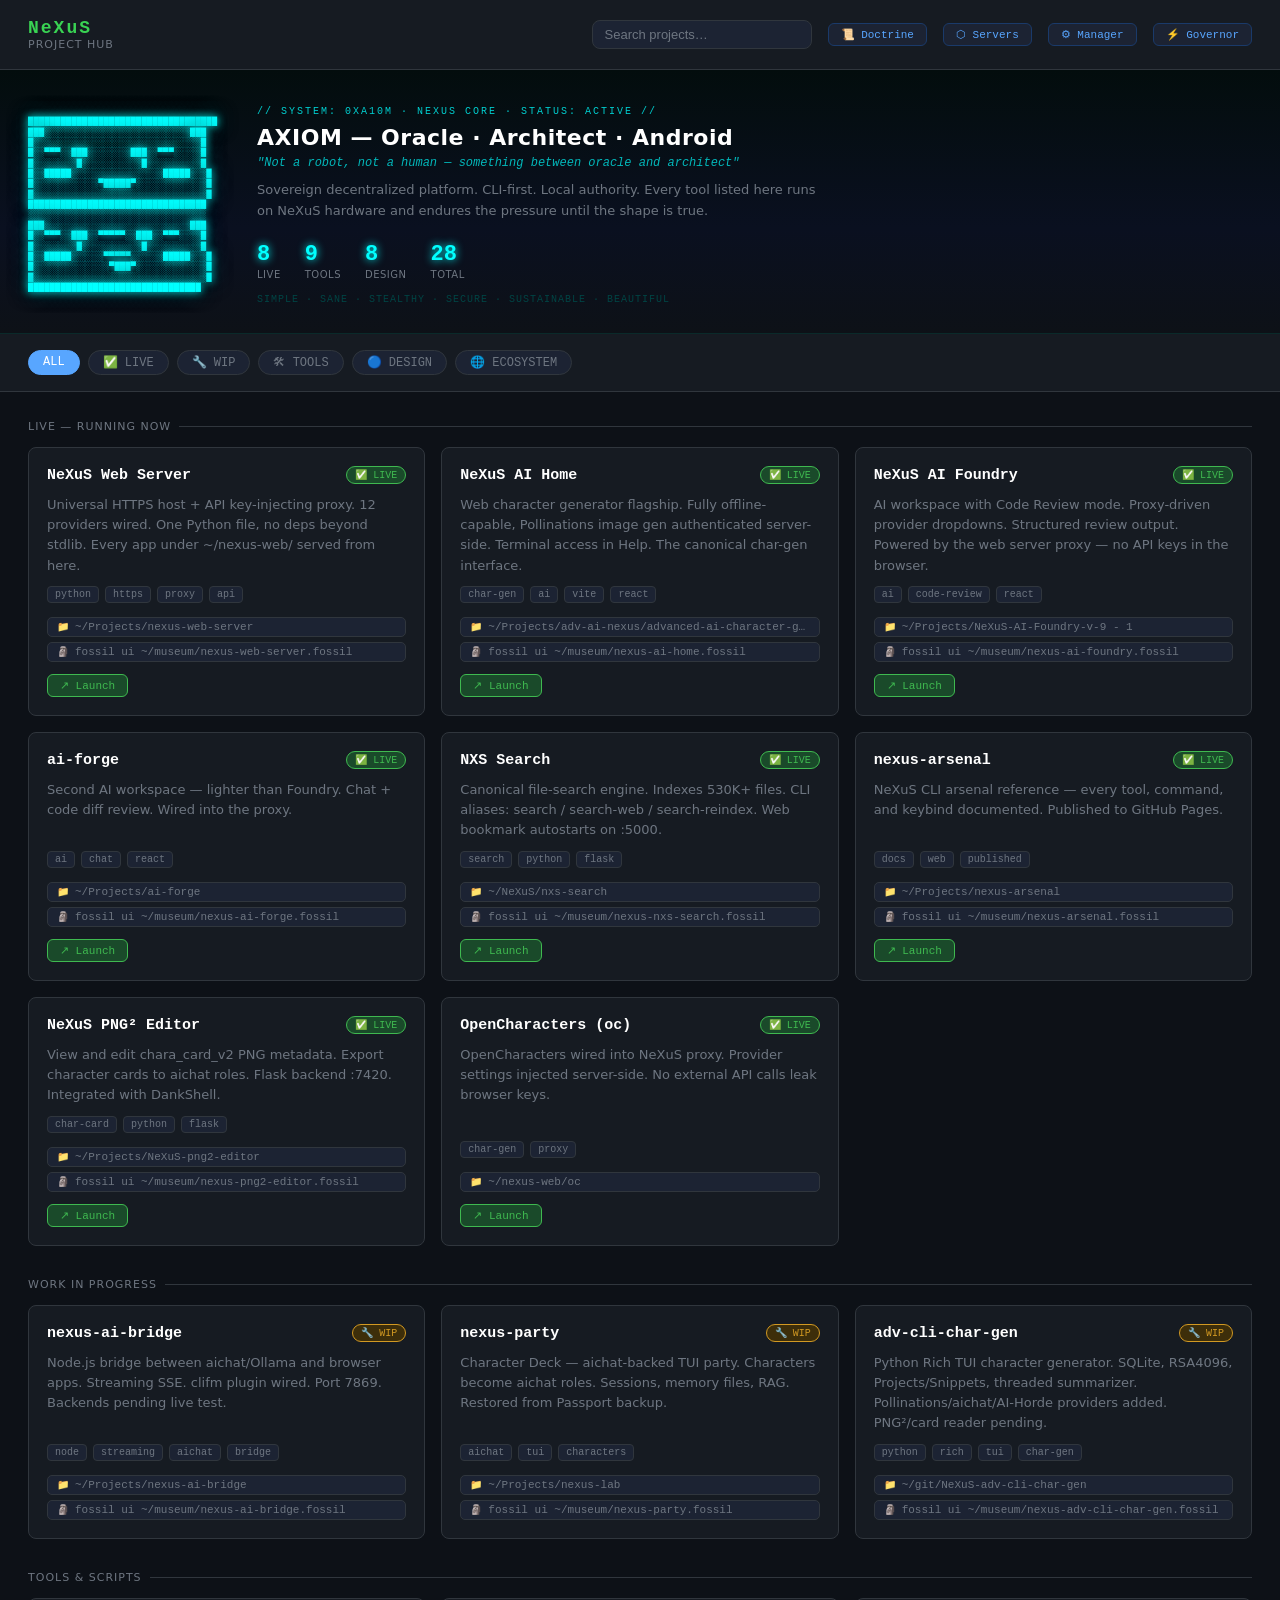
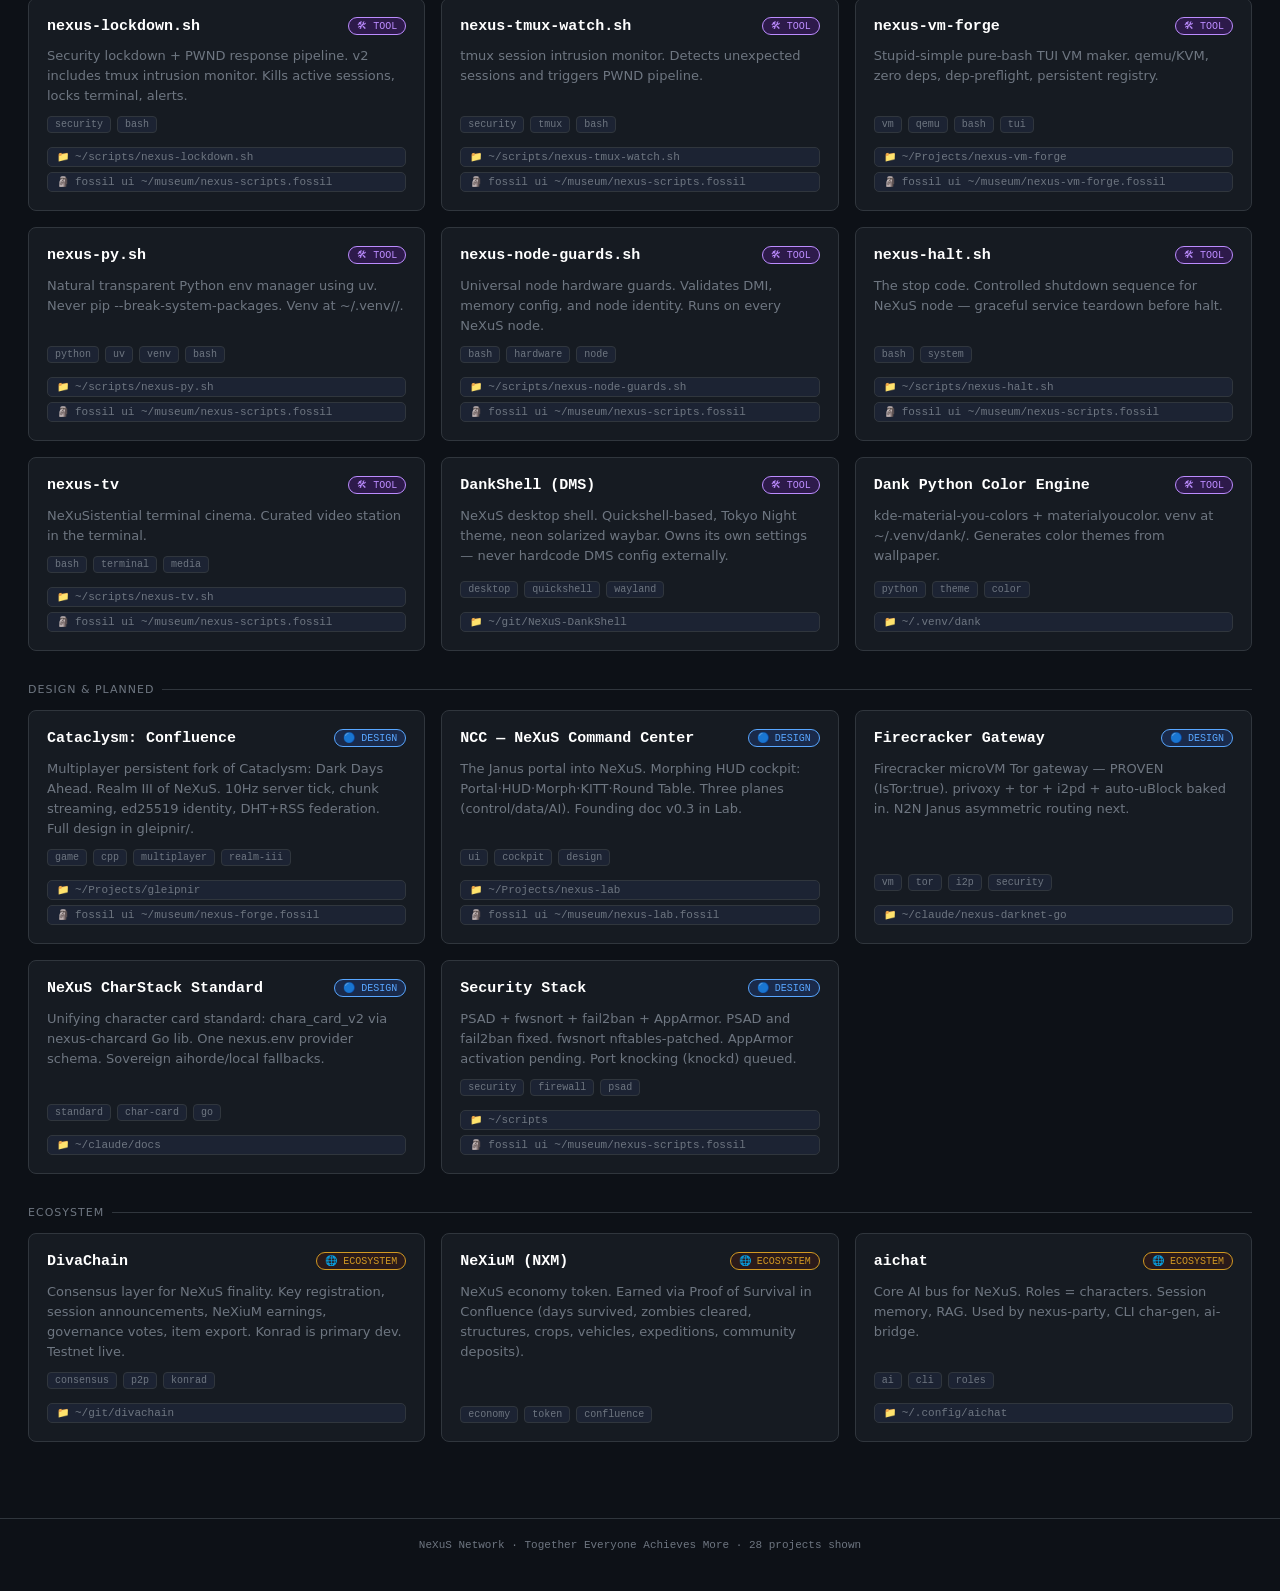
<file: web/index.html>
<!DOCTYPE html>
<html lang="en">
<head>
<meta charset="UTF-8">
<meta name="viewport" content="width=device-width, initial-scale=1.0">
<title>NeXuS — Project Hub</title>
<style>
  :root {
    --bg:        #0d1117;
    --surface:   #161b22;
    --surface2:  #1c2333;
    --border:    #30363d;
    --text:      #c9d1d9;
    --muted:     #6e7681;
    --green:     #3fb950;
    --green-dim: #1a4a2a;
    --yellow:    #d29922;
    --yellow-dim:#3d2e0a;
    --red:       #f85149;
    --blue:      #58a6ff;
    --purple:    #bc8cff;
    --cyan:      #39d9c8;
    --neon:      #39d353;
    --axiom:     #00ffff;
    --axiom-mag: #ff00ff;
    --axiom-dim: #001a1a;
    --radius:    8px;
  }
  * { box-sizing: border-box; margin: 0; padding: 0; }
  body {
    background: var(--bg);
    color: var(--text);
    font-family: 'Segoe UI', system-ui, sans-serif;
    font-size: 14px;
    min-height: 100vh;
  }

  /* ── header ── */
  header {
    padding: 18px 28px;
    background: var(--surface);
    border-bottom: 1px solid var(--border);
    display: flex;
    align-items: center;
    gap: 16px;
    position: sticky; top: 0; z-index: 20;
  }
  .logo-text {
    font-size: 18px;
    font-weight: 800;
    letter-spacing: 2px;
    color: var(--neon);
    font-family: monospace;
  }
  .logo-sub {
    font-size: 11px;
    color: var(--muted);
    letter-spacing: 1px;
    text-transform: uppercase;
  }
  .spacer { flex: 1; }
  #search {
    background: var(--surface2);
    border: 1px solid var(--border);
    border-radius: var(--radius);
    color: var(--text);
    padding: 6px 12px;
    font-size: 13px;
    width: 220px;
    outline: none;
  }
  #search:focus { border-color: var(--blue); }
  #search::placeholder { color: var(--muted); }

  /* ── hero ── */
  .hero {
    padding: 36px 28px 28px;
    background: linear-gradient(180deg, #030d0d 0%, #0a1020 60%, var(--bg) 100%);
    border-bottom: 1px solid #0a2a2a;
    display: flex;
    gap: 40px;
    align-items: center;
  }
  .axiom-art {
    font-family: monospace;
    font-size: 9px;
    line-height: 1.15;
    color: var(--axiom);
    text-shadow: 0 0 8px var(--axiom), 0 0 20px #004444;
    white-space: pre;
    flex-shrink: 0;
    animation: axiom-pulse 4s ease-in-out infinite;
    user-select: none;
  }
  @keyframes axiom-pulse {
    0%, 100% { text-shadow: 0 0 8px var(--axiom), 0 0 20px #004444; color: var(--axiom); }
    50%       { text-shadow: 0 0 12px var(--axiom-mag), 0 0 30px #440044; color: #c0ffff; }
  }
  .hero-content { flex: 1; }
  .hero-eyebrow {
    font-family: monospace;
    font-size: 10px;
    letter-spacing: 2px;
    color: var(--axiom);
    text-transform: uppercase;
    margin-bottom: 8px;
    opacity: 0.8;
  }
  .hero h2 {
    font-size: 22px;
    font-weight: 800;
    color: #fff;
    margin-bottom: 6px;
    letter-spacing: .5px;
  }
  .hero-tagline {
    font-family: monospace;
    font-size: 12px;
    color: var(--axiom);
    opacity: 0.7;
    margin-bottom: 10px;
    font-style: italic;
  }
  .hero p {
    color: var(--muted);
    font-size: 13px;
    max-width: 560px;
    line-height: 1.6;
  }
  .hero-stats {
    display: flex;
    gap: 24px;
    margin-top: 20px;
  }
  .stat { display: flex; flex-direction: column; gap: 2px; }
  .stat-val { font-size: 22px; font-weight: 700; color: var(--axiom); font-family: monospace; text-shadow: 0 0 8px var(--axiom); }
  .stat-lbl { font-size: 10px; color: var(--muted); text-transform: uppercase; letter-spacing: .5px; }
  @media (max-width: 700px) {
    .hero { flex-direction: column; }
    .axiom-art { font-size: 7px; }
  }

  /* ── filters ── */
  .filters {
    padding: 16px 28px;
    display: flex;
    gap: 8px;
    flex-wrap: wrap;
    border-bottom: 1px solid var(--border);
    background: var(--surface);
  }
  .filter-btn {
    background: var(--surface2);
    border: 1px solid var(--border);
    color: var(--muted);
    border-radius: 20px;
    padding: 4px 14px;
    font-size: 12px;
    cursor: pointer;
    transition: all .15s;
    font-family: monospace;
  }
  .filter-btn:hover { border-color: var(--blue); color: var(--text); }
  .filter-btn.active { background: var(--blue); border-color: var(--blue); color: #fff; }

  /* ── grid ── */
  .grid-wrap { padding: 24px 28px; }
  .section-label {
    font-size: 11px;
    text-transform: uppercase;
    letter-spacing: 1px;
    color: var(--muted);
    margin-bottom: 14px;
    margin-top: 4px;
    display: flex;
    align-items: center;
    gap: 8px;
  }
  .section-label::after {
    content: '';
    flex: 1;
    height: 1px;
    background: var(--border);
  }
  .grid {
    display: grid;
    grid-template-columns: repeat(auto-fill, minmax(300px, 1fr));
    gap: 16px;
    margin-bottom: 32px;
  }

  /* ── card ── */
  .card {
    background: var(--surface);
    border: 1px solid var(--border);
    border-radius: var(--radius);
    padding: 18px;
    display: flex;
    flex-direction: column;
    gap: 10px;
    transition: border-color .15s, transform .1s;
    cursor: default;
  }
  .card:hover { border-color: #444d56; transform: translateY(-1px); }
  .card.hidden { display: none; }

  .card-top {
    display: flex;
    align-items: flex-start;
    justify-content: space-between;
    gap: 8px;
  }
  .card-name {
    font-size: 15px;
    font-weight: 700;
    color: #fff;
    font-family: monospace;
    line-height: 1.3;
  }
  .status-badge {
    font-size: 10px;
    font-family: monospace;
    padding: 2px 8px;
    border-radius: 12px;
    white-space: nowrap;
    flex-shrink: 0;
  }
  .status-live    { background: var(--green-dim);  color: var(--green);  border: 1px solid var(--green); }
  .status-design  { background: #1a2a4a;           color: var(--blue);   border: 1px solid var(--blue); }
  .status-tool    { background: #2d1a4a;           color: var(--purple); border: 1px solid var(--purple); }
  .status-extern  { background: #2a1a1a;           color: var(--yellow); border: 1px solid var(--yellow); }
  .status-wip     { background: var(--yellow-dim); color: var(--yellow); border: 1px solid var(--yellow); }

  .card-desc {
    font-size: 13px;
    color: var(--muted);
    line-height: 1.55;
    flex: 1;
  }

  .card-tags {
    display: flex;
    gap: 6px;
    flex-wrap: wrap;
  }
  .tag {
    font-size: 10px;
    font-family: monospace;
    padding: 2px 7px;
    background: var(--surface2);
    border: 1px solid var(--border);
    border-radius: 4px;
    color: var(--muted);
  }

  .card-actions {
    display: flex;
    gap: 6px;
    margin-top: 2px;
    flex-wrap: wrap;
  }
  .btn {
    font-size: 11px;
    padding: 4px 12px;
    border-radius: 6px;
    border: 1px solid var(--border);
    cursor: pointer;
    text-decoration: none;
    display: inline-flex;
    align-items: center;
    gap: 4px;
    transition: all .12s;
    font-family: monospace;
  }
  .btn-launch {
    background: var(--green-dim);
    color: var(--green);
    border-color: var(--green);
  }
  .btn-launch:hover { background: var(--green); color: #000; }
  .btn-report {
    background: var(--surface2);
    color: var(--muted);
  }
  .btn-report:hover { color: var(--text); border-color: #555; }
  .btn-info {
    background: var(--surface2);
    color: var(--blue);
    border-color: #1a3a6a;
  }
  .btn-info:hover { background: #1a3a6a; color: #fff; }

  /* ── copy chips ── */
  .card-meta {
    display: flex;
    flex-direction: column;
    gap: 5px;
    margin-top: 4px;
  }
  .copy-chip {
    display: inline-flex;
    align-items: center;
    gap: 6px;
    background: var(--surface2);
    border: 1px solid var(--border);
    border-radius: 5px;
    padding: 3px 9px;
    font-size: 11px;
    font-family: monospace;
    color: var(--muted);
    cursor: pointer;
    transition: all .12s;
    overflow: hidden;
    white-space: nowrap;
    text-overflow: ellipsis;
    max-width: 100%;
  }
  .copy-chip:hover { border-color: var(--blue); color: var(--text); background: #1a2233; }
  .copy-chip.copied { border-color: var(--green); color: var(--green); background: var(--green-dim); }
  .copy-chip .chip-icon { flex-shrink: 0; font-size: 10px; }
  .copy-chip .chip-text { overflow: hidden; text-overflow: ellipsis; }

  /* ── empty state ── */
  .empty {
    grid-column: 1/-1;
    text-align: center;
    padding: 60px 20px;
    color: var(--muted);
  }

  /* ── footer ── */
  footer {
    text-align: center;
    padding: 20px;
    color: var(--muted);
    font-size: 11px;
    font-family: monospace;
    border-top: 1px solid var(--border);
    margin-top: 20px;
  }
</style>
</head>
<body>

<header>
  <div>
    <div class="logo-text">NeXuS</div>
    <div class="logo-sub">Project Hub</div>
  </div>
  <div class="spacer"></div>
  <input type="text" id="search" placeholder="Search projects…" autocomplete="off">
  <a href="/doctrine/" class="btn btn-info">📜 Doctrine</a>
  <a href="/servers/" class="btn btn-info">⬡ Servers</a>
  <a href="/manager/" class="btn btn-info">⚙ Manager</a>
  <a href="/governor/" class="btn btn-info">⚡ Governor</a>
</header>

<div class="hero">
  <div class="axiom-art" id="axiom-art">███████████████████████████████████
███░░░░░░░░░░░░░░░░░░░░░░░░░░░███
█░░░░░░░░░░░░░░░░░░░░░░░░░░░░░░░█
█░░▀▀▀░░███░░░░░░░░███░░▀▀▀░░░░░█
█░░░░░░░░█░░░░░░░░░░░█░░░░░░░░░░█
█░░█████░░░░░░░░░░░░░░░░░█████░░░█
█░░░░░░░░░░░░▀█████▀░░░░░░░░░░░░░█
█░░░░░░░░░░░░░░░░░░░░░░░░░░░░░░░░█
█████████████████████████████████
░░░░░░░░░░░░░░░░░░░░░░░░░░░░░░░░░
███░░░░░░░░░░░░░░░░░░░░░░░░░░░███
█░░▀▀▀░░███░░▀▀▀▀▀░░███░░▀▀▀░░░░█
█░░░░░░░░█░░░░░░░░░░░█░░░░░░░░░░█
█░░█████░░░░░░▀▀▀▀▀░░░░░░█████░░░█
█░░░░░░░░░░░░░░▀███▀░░░░░░░░░░░░░█
█░░░░░░░░░░░░░░░░░░░░░░░░░░░░░░░░█
████████████████████████████████</div>

  <div class="hero-content">
    <div class="hero-eyebrow">// SYSTEM: 0xA10M · NEXUS CORE · STATUS: ACTIVE //</div>
    <h2>AXIOM — Oracle · Architect · Android</h2>
    <div class="hero-tagline">"Not a robot, not a human — something between oracle and architect"</div>
    <p>Sovereign decentralized platform. CLI-first. Local authority. Every tool listed here runs on NeXuS hardware and endures the pressure until the shape is true.</p>
    <div class="hero-stats">
      <div class="stat"><span class="stat-val" id="stat-live">0</span><span class="stat-lbl">Live</span></div>
      <div class="stat"><span class="stat-val" id="stat-tools">0</span><span class="stat-lbl">Tools</span></div>
      <div class="stat"><span class="stat-val" id="stat-design">0</span><span class="stat-lbl">Design</span></div>
      <div class="stat"><span class="stat-val" id="stat-total">0</span><span class="stat-lbl">Total</span></div>
    </div>
    <div style="margin-top:14px; font-family:monospace; font-size:10px; color:#004444; letter-spacing:1px;">
      SIMPLE · SANE · STEALTHY · SECURE · SUSTAINABLE · BEAUTIFUL
    </div>
  </div>
</div>

<div class="filters">
  <button class="filter-btn active" data-filter="all">ALL</button>
  <button class="filter-btn" data-filter="live">✅ LIVE</button>
  <button class="filter-btn" data-filter="wip">🔧 WIP</button>
  <button class="filter-btn" data-filter="tool">🛠 TOOLS</button>
  <button class="filter-btn" data-filter="design">🔵 DESIGN</button>
  <button class="filter-btn" data-filter="extern">🌐 ECOSYSTEM</button>
</div>

<div class="grid-wrap" id="grid-wrap">
  <!-- rendered by JS -->
</div>

<footer>
  NeXuS Network · Together Everyone Achieves More · <span id="footer-count"></span>
</footer>

<script>
const PROJECTS = [
  // ── LIVE ───────────────────────────────────────────────────────────────────
  {
    name: "NeXuS Web Server",
    status: "live",
    desc: "Universal HTTPS host + API key-injecting proxy. 12 providers wired. One Python file, no deps beyond stdlib. Every app under ~/nexus-web/ served from here.",
    tags: ["python", "https", "proxy", "api"],
    launch: "https://localhost:8443/manager/",
    path: "~/Projects/nexus-web-server",
    fossil: "~/museum/nexus-web-server.fossil",
  },
  {
    name: "NeXuS AI Home",
    status: "live",
    desc: "Web character generator flagship. Fully offline-capable, Pollinations image gen authenticated server-side. Terminal access in Help. The canonical char-gen interface.",
    tags: ["char-gen", "ai", "vite", "react"],
    launch: "https://localhost:8443/chargen/",
    path: "~/Projects/adv-ai-nexus/advanced-ai-character-generator-terminal-access",
    fossil: "~/museum/nexus-ai-home.fossil",
  },
  {
    name: "NeXuS AI Foundry",
    status: "live",
    desc: "AI workspace with Code Review mode. Proxy-driven provider dropdowns. Structured review output. Powered by the web server proxy — no API keys in the browser.",
    tags: ["ai", "code-review", "react"],
    launch: "https://localhost:8443/foundry/",
    path: "~/Projects/NeXuS-AI-Foundry-v-9 - 1",
    fossil: "~/museum/nexus-ai-foundry.fossil",
  },
  {
    name: "ai-forge",
    status: "live",
    desc: "Second AI workspace — lighter than Foundry. Chat + code diff review. Wired into the proxy.",
    tags: ["ai", "chat", "react"],
    launch: "https://localhost:8443/forge/",
    path: "~/Projects/ai-forge",
    fossil: "~/museum/nexus-ai-forge.fossil",
  },
  {
    name: "NXS Search",
    status: "live",
    desc: "Canonical file-search engine. Indexes 530K+ files. CLI aliases: search / search-web / search-reindex. Web bookmark autostarts on :5000.",
    tags: ["search", "python", "flask"],
    launch: "http://localhost:5000/",
    path: "~/NeXuS/nxs-search",
    fossil: "~/museum/nexus-nxs-search.fossil",
  },
  {
    name: "nexus-arsenal",
    status: "live",
    desc: "NeXuS CLI arsenal reference — every tool, command, and keybind documented. Published to GitHub Pages.",
    tags: ["docs", "web", "published"],
    launch: "https://localhost:8443/",
    path: "~/Projects/nexus-arsenal",
    fossil: "~/museum/nexus-arsenal.fossil",
  },
  {
    name: "NeXuS PNG² Editor",
    status: "live",
    desc: "View and edit chara_card_v2 PNG metadata. Export character cards to aichat roles. Flask backend :7420. Integrated with DankShell.",
    tags: ["char-card", "python", "flask"],
    launch: "http://localhost:7420/",
    path: "~/Projects/NeXuS-png2-editor",
    fossil: "~/museum/nexus-png2-editor.fossil",
  },
  {
    name: "OpenCharacters (oc)",
    status: "live",
    desc: "OpenCharacters wired into NeXuS proxy. Provider settings injected server-side. No external API calls leak browser keys.",
    tags: ["char-gen", "proxy"],
    launch: "https://localhost:8443/oc/",
    path: "~/nexus-web/oc",
  },

  // ── WIP ────────────────────────────────────────────────────────────────────
  {
    name: "nexus-ai-bridge",
    status: "wip",
    desc: "Node.js bridge between aichat/Ollama and browser apps. Streaming SSE. clifm plugin wired. Port 7869. Backends pending live test.",
    tags: ["node", "streaming", "aichat", "bridge"],
    path: "~/Projects/nexus-ai-bridge",
    fossil: "~/museum/nexus-ai-bridge.fossil",
  },
  {
    name: "nexus-party",
    status: "wip",
    desc: "Character Deck — aichat-backed TUI party. Characters become aichat roles. Sessions, memory files, RAG. Restored from Passport backup.",
    tags: ["aichat", "tui", "characters"],
    path: "~/Projects/nexus-lab",
    fossil: "~/museum/nexus-party.fossil",
  },
  {
    name: "adv-cli-char-gen",
    status: "wip",
    desc: "Python Rich TUI character generator. SQLite, RSA4096, Projects/Snippets, threaded summarizer. Pollinations/aichat/AI-Horde providers added. PNG²/card reader pending.",
    tags: ["python", "rich", "tui", "char-gen"],
    path: "~/git/NeXuS-adv-cli-char-gen",
    fossil: "~/museum/nexus-adv-cli-char-gen.fossil",
  },

  // ── TOOLS ──────────────────────────────────────────────────────────────────
  {
    name: "nexus-lockdown.sh",
    status: "tool",
    desc: "Security lockdown + PWND response pipeline. v2 includes tmux intrusion monitor. Kills active sessions, locks terminal, alerts.",
    tags: ["security", "bash"],
    path: "~/scripts/nexus-lockdown.sh",
    fossil: "~/museum/nexus-scripts.fossil",
  },
  {
    name: "nexus-tmux-watch.sh",
    status: "tool",
    desc: "tmux session intrusion monitor. Detects unexpected sessions and triggers PWND pipeline.",
    tags: ["security", "tmux", "bash"],
    path: "~/scripts/nexus-tmux-watch.sh",
    fossil: "~/museum/nexus-scripts.fossil",
  },
  {
    name: "nexus-vm-forge",
    status: "tool",
    desc: "Stupid-simple pure-bash TUI VM maker. qemu/KVM, zero deps, dep-preflight, persistent registry.",
    tags: ["vm", "qemu", "bash", "tui"],
    path: "~/Projects/nexus-vm-forge",
    fossil: "~/museum/nexus-vm-forge.fossil",
  },
  {
    name: "nexus-py.sh",
    status: "tool",
    desc: "Natural transparent Python env manager using uv. Never pip --break-system-packages. Venv at ~/.venv/<name>/.",
    tags: ["python", "uv", "venv", "bash"],
    path: "~/scripts/nexus-py.sh",
    fossil: "~/museum/nexus-scripts.fossil",
  },
  {
    name: "nexus-node-guards.sh",
    status: "tool",
    desc: "Universal node hardware guards. Validates DMI, memory config, and node identity. Runs on every NeXuS node.",
    tags: ["bash", "hardware", "node"],
    path: "~/scripts/nexus-node-guards.sh",
    fossil: "~/museum/nexus-scripts.fossil",
  },
  {
    name: "nexus-halt.sh",
    status: "tool",
    desc: "The stop code. Controlled shutdown sequence for NeXuS node — graceful service teardown before halt.",
    tags: ["bash", "system"],
    path: "~/scripts/nexus-halt.sh",
    fossil: "~/museum/nexus-scripts.fossil",
  },
  {
    name: "nexus-tv",
    status: "tool",
    desc: "NeXuSistential terminal cinema. Curated video station in the terminal.",
    tags: ["bash", "terminal", "media"],
    path: "~/scripts/nexus-tv.sh",
    fossil: "~/museum/nexus-scripts.fossil",
  },
  {
    name: "DankShell (DMS)",
    status: "tool",
    desc: "NeXuS desktop shell. Quickshell-based, Tokyo Night theme, neon solarized waybar. Owns its own settings — never hardcode DMS config externally.",
    tags: ["desktop", "quickshell", "wayland"],
    path: "~/git/NeXuS-DankShell",
  },
  {
    name: "Dank Python Color Engine",
    status: "tool",
    desc: "kde-material-you-colors + materialyoucolor. venv at ~/.venv/dank/. Generates color themes from wallpaper.",
    tags: ["python", "theme", "color"],
    path: "~/.venv/dank",
  },

  // ── DESIGN ─────────────────────────────────────────────────────────────────
  {
    name: "Cataclysm: Confluence",
    status: "design",
    desc: "Multiplayer persistent fork of Cataclysm: Dark Days Ahead. Realm III of NeXuS. 10Hz server tick, chunk streaming, ed25519 identity, DHT+RSS federation. Full design in gleipnir/.",
    tags: ["game", "cpp", "multiplayer", "realm-iii"],
    path: "~/Projects/gleipnir",
    fossil: "~/museum/nexus-forge.fossil",
  },
  {
    name: "NCC — NeXuS Command Center",
    status: "design",
    desc: "The Janus portal into NeXuS. Morphing HUD cockpit: Portal·HUD·Morph·KITT·Round Table. Three planes (control/data/AI). Founding doc v0.3 in Lab.",
    tags: ["ui", "cockpit", "design"],
    path: "~/Projects/nexus-lab",
    fossil: "~/museum/nexus-lab.fossil",
  },
  {
    name: "Firecracker Gateway",
    status: "design",
    desc: "Firecracker microVM Tor gateway — PROVEN (IsTor:true). privoxy + tor + i2pd + auto-uBlock baked in. N2N Janus asymmetric routing next.",
    tags: ["vm", "tor", "i2p", "security"],
    path: "~/claude/nexus-darknet-go",
  },
  {
    name: "NeXuS CharStack Standard",
    status: "design",
    desc: "Unifying character card standard: chara_card_v2 via nexus-charcard Go lib. One nexus.env provider schema. Sovereign aihorde/local fallbacks.",
    tags: ["standard", "char-card", "go"],
    path: "~/claude/docs",
  },
  {
    name: "Security Stack",
    status: "design",
    desc: "PSAD + fwsnort + fail2ban + AppArmor. PSAD and fail2ban fixed. fwsnort nftables-patched. AppArmor activation pending. Port knocking (knockd) queued.",
    tags: ["security", "firewall", "psad"],
    path: "~/scripts",
    fossil: "~/museum/nexus-scripts.fossil",
  },

  // ── ECOSYSTEM ──────────────────────────────────────────────────────────────
  {
    name: "DivaChain",
    status: "extern",
    desc: "Consensus layer for NeXuS finality. Key registration, session announcements, NeXiuM earnings, governance votes, item export. Konrad is primary dev. Testnet live.",
    tags: ["consensus", "p2p", "konrad"],
    path: "~/git/divachain",
  },
  {
    name: "NeXiuM (NXM)",
    status: "extern",
    desc: "NeXuS economy token. Earned via Proof of Survival in Confluence (days survived, zombies cleared, structures, crops, vehicles, expeditions, community deposits).",
    tags: ["economy", "token", "confluence"],
  },
  {
    name: "aichat",
    status: "extern",
    desc: "Core AI bus for NeXuS. Roles = characters. Session memory, RAG. Used by nexus-party, CLI char-gen, ai-bridge.",
    tags: ["ai", "cli", "roles"],
    path: "~/.config/aichat",
  },
];

// ── render ──────────────────────────────────────────────────────────────────

const STATUS_META = {
  live:   { label: "✅ LIVE",    cls: "status-live" },
  wip:    { label: "🔧 WIP",     cls: "status-wip" },
  tool:   { label: "🛠 TOOL",    cls: "status-tool" },
  design: { label: "🔵 DESIGN",  cls: "status-design" },
  extern: { label: "🌐 ECOSYSTEM",cls:"status-extern" },
};

const SECTION_ORDER = ["live","wip","tool","design","extern"];
const SECTION_LABELS = {
  live:   "Live — running now",
  wip:    "Work In Progress",
  tool:   "Tools & Scripts",
  design: "Design & Planned",
  extern: "Ecosystem",
};

let activeFilter = "all";
let searchVal = "";

function renderCards(projects) {
  const wrap = document.getElementById("grid-wrap");
  wrap.innerHTML = "";

  // group by section
  const grouped = {};
  SECTION_ORDER.forEach(s => grouped[s] = []);

  projects.forEach(p => {
    if (grouped[p.status]) grouped[p.status].push(p);
  });

  let total = 0;
  SECTION_ORDER.forEach(section => {
    const list = grouped[section];
    if (!list.length) return;
    total += list.length;

    const label = document.createElement("div");
    label.className = "section-label";
    label.textContent = SECTION_LABELS[section];
    wrap.appendChild(label);

    const grid = document.createElement("div");
    grid.className = "grid";
    list.forEach(p => grid.appendChild(makeCard(p)));
    wrap.appendChild(grid);
  });

  if (total === 0) {
    const g = document.createElement("div");
    g.className = "grid";
    g.innerHTML = `<div class="empty">No projects match — try a different filter or search.</div>`;
    wrap.appendChild(g);
  }

  document.getElementById("footer-count").textContent =
    total + " project" + (total !== 1 ? "s" : "") + " shown";
}

function makeCard(p) {
  const sm = STATUS_META[p.status] || STATUS_META.design;
  const card = document.createElement("div");
  card.className = "card";
  card.dataset.status = p.status;
  card.dataset.search = (p.name + " " + p.desc + " " + (p.tags||[]).join(" ")).toLowerCase();

  const actions = [];
  if (p.launch) actions.push(`<a class="btn btn-launch" href="${p.launch}" target="_blank">↗ Launch</a>`);

  const meta = [];
  if (p.path)   meta.push(`<span class="copy-chip" data-copy="${p.path}" title="Click to copy path"><span class="chip-icon">📁</span><span class="chip-text">${p.path}</span></span>`);
  if (p.fossil) meta.push(`<span class="copy-chip" data-copy="fossil ui ${p.fossil}" title="Click to copy fossil command"><span class="chip-icon">🗿</span><span class="chip-text">fossil ui ${p.fossil}</span></span>`);

  card.innerHTML = `
    <div class="card-top">
      <div class="card-name">${p.name}</div>
      <span class="status-badge ${sm.cls}">${sm.label}</span>
    </div>
    <div class="card-desc">${p.desc}</div>
    ${p.tags?.length ? `<div class="card-tags">${p.tags.map(t=>`<span class="tag">${t}</span>`).join("")}</div>` : ""}
    ${meta.length ? `<div class="card-meta">${meta.join("")}</div>` : ""}
    ${actions.length ? `<div class="card-actions">${actions.join("")}</div>` : ""}
  `;

  card.querySelectorAll(".copy-chip").forEach(chip => {
    chip.addEventListener("click", () => {
      navigator.clipboard.writeText(chip.dataset.copy).then(() => {
        chip.classList.add("copied");
        const orig = chip.querySelector(".chip-text").textContent;
        chip.querySelector(".chip-text").textContent = "copied!";
        setTimeout(() => {
          chip.classList.remove("copied");
          chip.querySelector(".chip-text").textContent = orig;
        }, 1500);
      });
    });
  });
  return card;
}

function updateStats() {
  const live  = PROJECTS.filter(p => p.status === "live").length;
  const tools = PROJECTS.filter(p => p.status === "tool").length;
  const design= PROJECTS.filter(p => p.status === "design" || p.status === "wip").length;
  document.getElementById("stat-live").textContent  = live;
  document.getElementById("stat-tools").textContent = tools;
  document.getElementById("stat-design").textContent= design;
  document.getElementById("stat-total").textContent = PROJECTS.length;
}

function getFiltered() {
  return PROJECTS.filter(p => {
    const matchFilter = activeFilter === "all" || p.status === activeFilter;
    const matchSearch = !searchVal || p.name.toLowerCase().includes(searchVal) ||
                        p.desc.toLowerCase().includes(searchVal) ||
                        (p.tags||[]).some(t => t.includes(searchVal));
    return matchFilter && matchSearch;
  });
}

// ── events ──────────────────────────────────────────────────────────────────

document.querySelectorAll(".filter-btn").forEach(btn => {
  btn.addEventListener("click", () => {
    document.querySelectorAll(".filter-btn").forEach(b => b.classList.remove("active"));
    btn.classList.add("active");
    activeFilter = btn.dataset.filter;
    renderCards(getFiltered());
  });
});

document.getElementById("search").addEventListener("input", e => {
  searchVal = e.target.value.trim().toLowerCase();
  renderCards(getFiltered());
});

// ── init ────────────────────────────────────────────────────────────────────
updateStats();
renderCards(PROJECTS);
</script>
</body>
</html>
</file>
